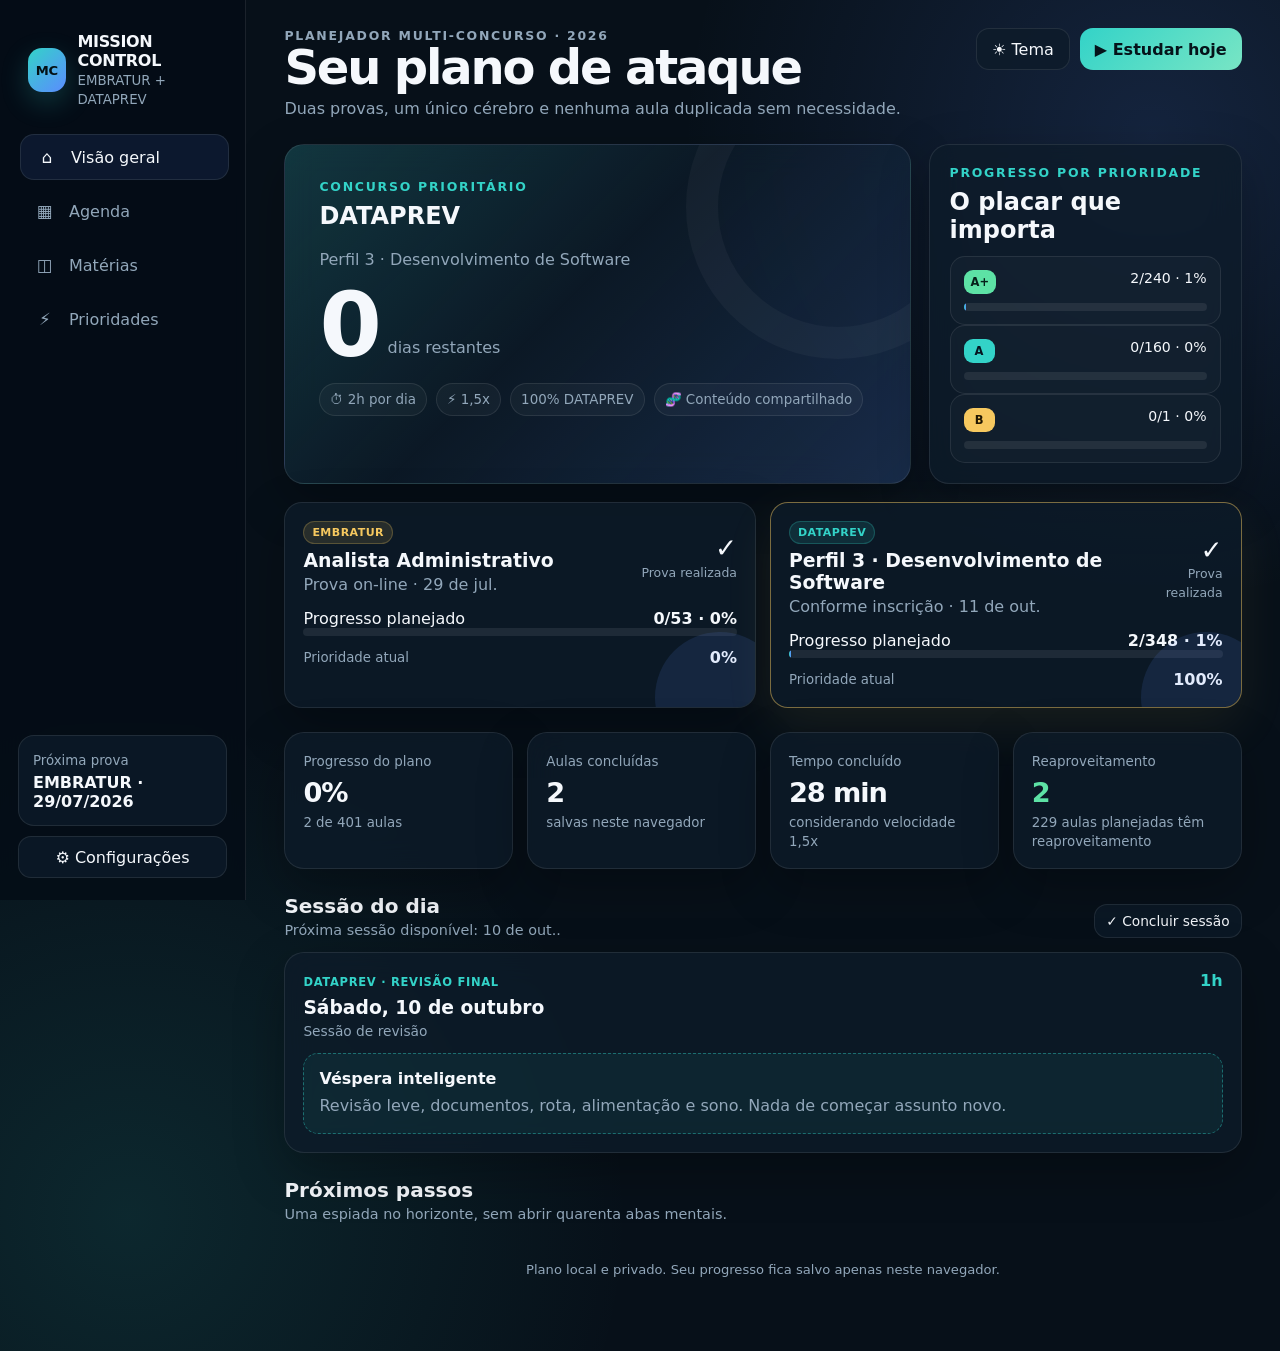
<file: index.html>
<!DOCTYPE html>
<html lang="pt-BR">
<head>
  <meta charset="UTF-8" />
  <meta name="viewport" content="width=device-width, initial-scale=1.0" />
  <meta
    name="description"
    content="Agenda integrada de preparação para os concursos EMBRATUR e DATAPREV 2026."
  />
  <meta name="theme-color" content="#071019" />
  <title>Mission Control · EMBRATUR + DATAPREV</title>
  <link rel="stylesheet" href="assets/css/styles.css" />
  <script src="assets/js/data.js" defer></script>
  <script src="assets/js/app.js" defer></script>
</head>
<body>
  <div class="app-shell">
    <aside class="sidebar">
      <div class="brand">
        <div class="brand-mark">MC</div>
        <div>
          <strong>MISSION CONTROL</strong>
          <small>EMBRATUR + DATAPREV</small>
        </div>
      </div>

      <nav class="nav">
        <button class="nav-button active" data-view="dashboard">
          <span class="nav-icon">⌂</span> Visão geral
        </button>
        <button class="nav-button" data-view="agenda">
          <span class="nav-icon">▦</span> Agenda
        </button>
        <button class="nav-button" data-view="subjects">
          <span class="nav-icon">◫</span> Matérias
        </button>
        <button class="nav-button" data-view="priorities">
          <span class="nav-icon">⚡</span> Prioridades
        </button>
      </nav>

      <div class="sidebar-bottom">
        <div class="exam-mini">
          <small>Próxima prova</small>
          <strong>EMBRATUR · 29/07/2026</strong>
        </div>
        <button class="button" id="openSettings">⚙ Configurações</button>
      </div>
    </aside>

    <main class="main">
      <header class="topbar">
        <div>
          <p class="eyebrow">Planejador multi-concurso · 2026</p>
          <h1 id="viewTitle">Seu plano de ataque</h1>
          <p id="viewSubtitle">
            Duas provas, um único cérebro e nenhuma aula duplicada sem necessidade.
          </p>
        </div>
        <div class="top-actions">
          <button class="button" id="themeToggle">☀ Tema</button>
          <button class="button primary" id="focusToday">▶ Estudar hoje</button>
        </div>
      </header>

      <section class="view active" id="view-dashboard">
        <div class="hero-grid">
          <article class="card hero-card">
            <p class="eyebrow">Concurso prioritário</p>
            <h2 id="primaryExamName">EMBRATUR</h2>
            <p id="primaryExamRole" style="color:var(--muted)">Analista Administrativo</p>

            <div class="countdown">
              <strong id="daysRemaining">--</strong>
              <span>dias restantes</span>
            </div>

            <div class="hero-meta">
              <span class="pill">⏱ 2h por dia</span>
              <span class="pill">⚡ 1,5x</span>
              <span class="pill" id="heroPriority">70% EMBRATUR · 30% DATAPREV</span>
              <span class="pill">🧬 Conteúdo compartilhado</span>
            </div>
          </article>

          <article class="card priority-stack">
            <div>
              <p class="eyebrow">Progresso por prioridade</p>
              <h2 style="margin-bottom:0">O placar que importa</h2>
            </div>
            <div id="priorityProgress"></div>
          </article>
        </div>

        <div class="contest-grid" id="contestCards"></div>

        <div class="stats-grid">
          <article class="card stat-card">
            <span>Progresso do plano</span>
            <strong id="overallPercent">0%</strong>
            <small id="overallFraction">0 de 0 aulas</small>
          </article>
          <article class="card stat-card">
            <span>Aulas concluídas</span>
            <strong id="completedCount">0</strong>
            <small>salvas neste navegador</small>
          </article>
          <article class="card stat-card">
            <span>Tempo concluído</span>
            <strong id="completedHours">0h</strong>
            <small>considerando velocidade 1,5x</small>
          </article>
          <article class="card stat-card">
            <span>Reaproveitamento</span>
            <strong class="metric-accent" id="sharedProgress">0</strong>
            <small id="sharedCaption">aulas úteis para as duas provas</small>
          </article>
        </div>

        <div class="section-header">
          <div>
            <h2>Sessão do dia</h2>
            <p id="todayHint">Carregando a missão de hoje…</p>
          </div>
          <button class="button small" id="markToday">✓ Concluir sessão</button>
        </div>
        <div id="todayCard"></div>

        <div class="section-header">
          <div>
            <h2>Próximos passos</h2>
            <p>Uma espiada no horizonte, sem abrir quarenta abas mentais.</p>
          </div>
        </div>
        <div class="agenda-list" id="nextDays"></div>
      </section>

      <section class="view" id="view-agenda">
        <div class="filters">
          <input
            class="field"
            id="agendaSearch"
            type="search"
            placeholder="Buscar aula, matéria ou tópico…"
          />
          <select class="field" id="monthFilter">
            <option value="all">Todos os meses</option>
          </select>
          <select class="field" id="contestFilter">
            <option value="all">Todos os concursos</option>
            <option value="EMBRATUR">EMBRATUR</option>
            <option value="DATAPREV">DATAPREV</option>
          </select>
          <select class="field" id="subjectFilter">
            <option value="all">Todas as matérias</option>
          </select>
          <select class="field" id="statusFilter">
            <option value="all">Todos os status</option>
            <option value="pending">Pendentes</option>
            <option value="done">Concluídas</option>
          </select>
        </div>
        <p class="filter-note">
          Até 29/07, o cronograma prioriza a EMBRATUR. Depois da prova, o foco migra automaticamente
          para a DATAPREV.
        </p>
        <div class="agenda-list" id="agendaList"></div>
      </section>

      <section class="view" id="view-subjects">
        <div class="section-header">
          <div>
            <h2>Mapa das matérias</h2>
            <p>Horas, volume, origem e progresso de cada frente.</p>
          </div>
          <select class="field inline-select" id="subjectContestFilter">
            <option value="all">Todos os concursos</option>
            <option value="EMBRATUR">EMBRATUR</option>
            <option value="DATAPREV">DATAPREV</option>
          </select>
        </div>
        <div class="subjects-grid" id="subjectsGrid"></div>
      </section>

      <section class="view" id="view-priorities">
        <div class="priority-grid">
          <article class="card priority-card">
            <h3>
              <span class="priority-badge priority-Aplus">A+</span>
              Sprint EMBRATUR
            </h3>
            <p>
              Normativos da Agência, Administração, Planejamento, estruturas organizacionais,
              comportamento, ESG e gestão de pessoas.
            </p>
          </article>

          <article class="card priority-card">
            <h3>
              <span class="priority-badge priority-A">A</span>
              Ponte entre editais
            </h3>
            <p>
              Português, LGPD, LAI, dados, BI, IA e transformação digital. Aqui uma hora trabalha
              em dois empregos.
            </p>
          </article>

          <article class="card priority-card">
            <h3>
              <span class="priority-badge priority-B">B</span>
              Reserva estratégica
            </h3>
            <p>
              Conteúdo útil, mas sem espaço no sprint de doze dias. Continua disponível para folgas,
              revisões ou retomada posterior.
            </p>
          </article>
        </div>

        <article class="card method-card">
          <p class="eyebrow">Como o cronograma foi recalculado</p>
          <h2>Urgência primeiro, reaproveitamento logo atrás</h2>
          <ul class="method-list">
            <li>
              <strong>17 a 28/07:</strong> aproximadamente 90 minutos de EMBRATUR, com manutenção
              técnica da DATAPREV nos dias de menor carga.
            </li>
            <li>
              <strong>Conteúdo compartilhado:</strong> Português, LGPD, LAI, BI, dados, IA e métodos
              ágeis recebem selo de reaproveitamento.
            </li>
            <li>
              <strong>30/07 em diante:</strong> o foco volta para o núcleo A+ e A da DATAPREV.
            </li>
            <li>
              <strong>04 a 10/10:</strong> conteúdo novo sai de cena; entram simulados, correção e
              revisão final.
            </li>
            <li>
              <strong>Carga:</strong> até cerca de 105 minutos de vídeo em 1,5x, mais fechamento
              ativo.
            </li>
            <li>
              <strong>Progresso antigo:</strong> o sistema migra automaticamente o localStorage da
              versão anterior.
            </li>
          </ul>
        </article>

        <div class="section-header">
          <div>
            <h2>Conteúdo fora do plano principal</h2>
            <p>
              O catálogo completo continua disponível. Aulas abaixo não entram no cronograma
              intensivo, mas podem ser marcadas normalmente.
            </p>
          </div>
        </div>
        <div class="optional-list" id="optionalList"></div>
      </section>

      <p class="footer-note">
        Plano local e privado. Seu progresso fica salvo apenas neste navegador.
      </p>
    </main>
  </div>

  <nav class="mobile-nav">
    <button class="active" data-view="dashboard"><span>⌂</span>Hoje</button>
    <button data-view="agenda"><span>▦</span>Agenda</button>
    <button data-view="subjects"><span>◫</span>Matérias</button>
    <button data-view="priorities"><span>⚡</span>Prioridades</button>
  </nav>

  <div class="modal-backdrop" id="settingsModal">
    <div class="modal">
      <div class="modal-header">
        <div>
          <p class="eyebrow">Configurações</p>
          <h2>Mission Control</h2>
        </div>
        <button class="button small" id="closeSettings">✕</button>
      </div>

      <div class="settings-grid">
        <div class="settings-section-title">Concursos</div>
        <div class="settings-item">
          <span>Prova EMBRATUR</span>
          <strong>29/07/2026 · 16h</strong>
        </div>
        <div class="settings-item">
          <span>Prova DATAPREV</span>
          <strong>11/10/2026</strong>
        </div>

        <div class="settings-section-title">Plano</div>
        <div class="settings-item">
          <span>Velocidade calculada</span>
          <strong>1,5x</strong>
        </div>
        <div class="settings-item">
          <span>Carga diária</span>
          <strong>2 horas</strong>
        </div>
        <div class="settings-item">
          <span>Aulas importadas</span>
          <strong id="extractedMetric">711</strong>
        </div>
        <div class="settings-item">
          <span>Aulas no plano</span>
          <strong id="scheduledMetric">401</strong>
        </div>
        <div class="settings-item">
          <span>Com reaproveitamento</span>
          <strong id="sharedMetric">229</strong>
        </div>
        <div class="settings-item">
          <span>Durações estimadas</span>
          <strong id="estimatedMetric">24</strong>
        </div>
      </div>

      <div class="backup-row">
        <button class="button" id="exportBackup">↓ Exportar progresso</button>
        <label class="button">
          ↑ Importar progresso
          <input id="importBackup" type="file" accept="application/json" hidden />
        </label>
        <button class="button danger" id="resetProgress">Apagar progresso</button>
      </div>
    </div>
  </div>

  <div class="toast" id="toast"></div>
</body>
</html>
</file>
<file: assets/css/styles.css>
:root {
      --bg: #071019;
      --panel: rgba(14, 28, 42, 0.78);
      --panel-solid: #0e1c2a;
      --panel-2: #12263a;
      --text: #f5f8fc;
      --muted: #92a7ba;
      --line: rgba(255,255,255,.09);
      --cyan: #33d3c8;
      --blue: #5b8cff;
      --purple: #9f7aea;
      --amber: #f6c85f;
      --green: #5de2a5;
      --red: #ff758f;
      --shadow: 0 18px 50px rgba(0,0,0,.28);
      --radius: 20px;
      --sidebar: 246px;
    }

    body.light {
      --bg: #eef4f8;
      --panel: rgba(255,255,255,.84);
      --panel-solid: #ffffff;
      --panel-2: #f7fafc;
      --text: #102132;
      --muted: #617589;
      --line: rgba(12,33,50,.10);
      --shadow: 0 18px 45px rgba(54,84,104,.13);
    }

    * { box-sizing: border-box; }

    html { scroll-behavior: smooth; }

    body {
      margin: 0;
      min-height: 100vh;
      color: var(--text);
      background:
        radial-gradient(circle at 90% 10%, rgba(91,140,255,.16), transparent 28%),
        radial-gradient(circle at 10% 90%, rgba(51,211,200,.12), transparent 30%),
        var(--bg);
      font-family: Inter, ui-sans-serif, system-ui, -apple-system, BlinkMacSystemFont, "Segoe UI", sans-serif;
      transition: background .25s ease, color .25s ease;
    }

    button, input, select { font: inherit; }

    button { cursor: pointer; }

    .app-shell {
      display: grid;
      grid-template-columns: var(--sidebar) minmax(0, 1fr);
      min-height: 100vh;
    }

    .sidebar {
      position: sticky;
      top: 0;
      height: 100vh;
      padding: 24px 18px;
      border-right: 1px solid var(--line);
      background: rgba(4,13,22,.82);
      backdrop-filter: blur(20px);
      z-index: 10;
    }

    body.light .sidebar { background: rgba(246,250,252,.88); }

    .brand {
      display: flex;
      align-items: center;
      gap: 12px;
      padding: 8px 10px 26px;
    }

    .brand-mark {
      width: 44px;
      height: 44px;
      display: grid;
      place-items: center;
      border-radius: 14px;
      color: #041014;
      font-weight: 900;
      background: linear-gradient(135deg, var(--cyan), var(--blue));
      box-shadow: 0 10px 28px rgba(51,211,200,.22);
    }

    .brand strong { display: block; letter-spacing: -.02em; }
    .brand small { color: var(--muted); }

    .nav {
      display: grid;
      gap: 8px;
    }

    .nav-button {
      width: 100%;
      display: flex;
      align-items: center;
      gap: 12px;
      padding: 12px 14px;
      color: var(--muted);
      border: 1px solid transparent;
      border-radius: 14px;
      background: transparent;
      text-align: left;
      transition: .2s ease;
    }

    .nav-button:hover,
    .nav-button.active {
      color: var(--text);
      border-color: var(--line);
      background: rgba(91,140,255,.10);
      transform: translateX(2px);
    }

    .nav-icon {
      width: 24px;
      text-align: center;
      font-size: 1.05rem;
    }

    .sidebar-bottom {
      position: absolute;
      bottom: 22px;
      left: 18px;
      right: 18px;
      display: grid;
      gap: 10px;
    }

    .exam-mini {
      padding: 14px;
      border: 1px solid var(--line);
      border-radius: 16px;
      background: var(--panel);
    }

    .exam-mini small { color: var(--muted); }
    .exam-mini strong { display: block; margin-top: 4px; }

    .main {
      min-width: 0;
      padding: 28px clamp(18px, 3vw, 44px) 60px;
    }

    .topbar {
      display: flex;
      justify-content: space-between;
      align-items: flex-start;
      gap: 18px;
      margin-bottom: 26px;
    }

    .eyebrow {
      margin: 0 0 8px;
      color: var(--cyan);
      font-size: .78rem;
      font-weight: 800;
      letter-spacing: .14em;
      text-transform: uppercase;
    }

    h1, h2, h3, p { margin-top: 0; }
    h1 {
      margin-bottom: 7px;
      font-size: clamp(1.8rem, 4vw, 3rem);
      letter-spacing: -.045em;
      line-height: 1.03;
    }

    .topbar p { color: var(--muted); margin-bottom: 0; }

    .top-actions {
      display: flex;
      gap: 10px;
      flex-wrap: wrap;
      justify-content: flex-end;
    }

    .button {
      display: inline-flex;
      align-items: center;
      justify-content: center;
      gap: 8px;
      min-height: 42px;
      padding: 10px 15px;
      color: var(--text);
      border: 1px solid var(--line);
      border-radius: 13px;
      background: var(--panel);
      box-shadow: none;
      transition: .2s ease;
    }

    .button:hover { transform: translateY(-1px); border-color: rgba(91,140,255,.5); }
    .button.primary {
      color: #05131a;
      border: 0;
      font-weight: 800;
      background: linear-gradient(135deg, var(--cyan), #78e5c4);
    }
    .button.danger { color: var(--red); }
    .button.small { min-height: 34px; padding: 7px 11px; font-size: .86rem; }

    .view { display: none; animation: fade .25s ease; }
    .view.active { display: block; }

    @keyframes fade {
      from { opacity: 0; transform: translateY(4px); }
      to { opacity: 1; transform: translateY(0); }
    }

    .hero-grid {
      display: grid;
      grid-template-columns: 1.5fr .75fr;
      gap: 18px;
      margin-bottom: 18px;
    }

    .card {
      border: 1px solid var(--line);
      border-radius: var(--radius);
      background: var(--panel);
      backdrop-filter: blur(16px);
      box-shadow: var(--shadow);
    }

    .hero-card {
      position: relative;
      overflow: hidden;
      padding: clamp(22px, 4vw, 34px);
      background:
        linear-gradient(135deg, rgba(51,211,200,.16), transparent 46%),
        linear-gradient(315deg, rgba(91,140,255,.16), transparent 55%),
        var(--panel);
    }

    .hero-card::after {
      content: "";
      position: absolute;
      width: 240px;
      height: 240px;
      right: -80px;
      top: -90px;
      border-radius: 50%;
      border: 32px solid rgba(255,255,255,.035);
    }

    .countdown {
      display: flex;
      align-items: flex-end;
      gap: 12px;
      margin: 18px 0 20px;
    }

    .countdown strong {
      font-size: clamp(3rem, 8vw, 5.6rem);
      line-height: .85;
      letter-spacing: -.07em;
    }

    .countdown span {
      padding-bottom: 6px;
      color: var(--muted);
      font-size: 1rem;
    }

    .hero-meta {
      display: flex;
      gap: 9px;
      flex-wrap: wrap;
    }

    .pill {
      display: inline-flex;
      align-items: center;
      gap: 6px;
      padding: 8px 10px;
      border: 1px solid var(--line);
      border-radius: 999px;
      color: var(--muted);
      background: rgba(255,255,255,.035);
      font-size: .84rem;
    }

    .priority-stack {
      display: grid;
      gap: 12px;
      padding: 20px;
    }

    .priority-row {
      padding: 13px;
      border: 1px solid var(--line);
      border-radius: 15px;
      background: rgba(255,255,255,.025);
    }

    .priority-row-header {
      display: flex;
      justify-content: space-between;
      gap: 12px;
      margin-bottom: 9px;
      font-size: .88rem;
    }

    .progress-track {
      height: 8px;
      overflow: hidden;
      border-radius: 999px;
      background: rgba(255,255,255,.08);
    }

    .progress-fill {
      height: 100%;
      width: 0;
      border-radius: inherit;
      background: linear-gradient(90deg, var(--cyan), var(--blue));
      transition: width .35s ease;
    }

    .stats-grid {
      display: grid;
      grid-template-columns: repeat(4, minmax(0,1fr));
      gap: 14px;
      margin-bottom: 18px;
    }

    .stat-card { padding: 18px; }
    .stat-card span { color: var(--muted); font-size: .84rem; }
    .stat-card strong {
      display: block;
      margin: 7px 0 4px;
      font-size: 1.7rem;
      letter-spacing: -.04em;
    }
    .stat-card small { color: var(--muted); }

    .section-header {
      display: flex;
      justify-content: space-between;
      align-items: flex-end;
      gap: 14px;
      margin: 25px 0 14px;
    }

    .section-header h2 { margin-bottom: 4px; font-size: 1.25rem; }
    .section-header p { margin-bottom: 0; color: var(--muted); font-size: .9rem; }

    .today-card { padding: 20px; }

    .day-header {
      display: flex;
      justify-content: space-between;
      gap: 16px;
      align-items: flex-start;
      margin-bottom: 14px;
    }

    .day-header h3 { margin-bottom: 5px; }
    .day-header p { margin: 0; color: var(--muted); font-size: .86rem; }
    .day-time {
      white-space: nowrap;
      color: var(--cyan);
      font-weight: 800;
    }

    .lesson-list { display: grid; gap: 9px; }

    .lesson-item {
      display: grid;
      grid-template-columns: 26px minmax(0,1fr) auto;
      gap: 11px;
      align-items: center;
      padding: 12px;
      border: 1px solid var(--line);
      border-radius: 14px;
      background: rgba(255,255,255,.025);
      transition: .2s ease;
    }

    .lesson-item:hover { border-color: rgba(91,140,255,.45); }
    .lesson-item.done { opacity: .58; }
    .lesson-item.done .lesson-title { text-decoration: line-through; }

    .lesson-check {
      appearance: none;
      width: 21px;
      height: 21px;
      margin: 0;
      border: 2px solid rgba(255,255,255,.24);
      border-radius: 7px;
      background: transparent;
      display: grid;
      place-items: center;
    }

    body.light .lesson-check { border-color: rgba(16,33,50,.24); }

    .lesson-check:checked {
      border-color: var(--green);
      background: var(--green);
    }

    .lesson-check:checked::after {
      content: "✓";
      color: #062018;
      font-size: .8rem;
      font-weight: 900;
    }

    .lesson-title {
      display: block;
      margin-bottom: 4px;
      font-weight: 740;
      line-height: 1.25;
    }

    .lesson-meta {
      display: flex;
      gap: 7px;
      flex-wrap: wrap;
      color: var(--muted);
      font-size: .78rem;
    }

    .priority-badge {
      display: inline-flex;
      min-width: 31px;
      justify-content: center;
      padding: 5px 7px;
      border-radius: 9px;
      font-size: .72rem;
      font-weight: 900;
    }

    .priority-Aplus { color: #062019; background: var(--green); }
    .priority-A { color: #061520; background: var(--cyan); }
    .priority-B { color: #201702; background: var(--amber); }
    .priority-C { color: #140922; background: #c6a6ff; }
    .priority-SKIP { color: var(--muted); background: rgba(255,255,255,.09); }

    .review-block {
      padding: 15px;
      border: 1px dashed rgba(51,211,200,.42);
      border-radius: 15px;
      background: rgba(51,211,200,.07);
    }

    .review-block strong { display: block; margin-bottom: 6px; }
    .review-block p { margin: 0; color: var(--muted); line-height: 1.5; }

    .filters {
      display: grid;
      grid-template-columns: 1.5fr repeat(3, minmax(150px,.7fr));
      gap: 10px;
      margin-bottom: 15px;
    }

    .field {
      width: 100%;
      min-height: 44px;
      padding: 10px 12px;
      color: var(--text);
      border: 1px solid var(--line);
      border-radius: 13px;
      outline: 0;
      background: var(--panel);
    }

    .field:focus { border-color: rgba(91,140,255,.7); }
    option { color: #102132; }

    .agenda-list { display: grid; gap: 13px; }

    .agenda-day { padding: 18px; }
    .agenda-day.current {
      outline: 2px solid rgba(51,211,200,.38);
      box-shadow: 0 0 0 5px rgba(51,211,200,.06), var(--shadow);
    }

    .agenda-day.complete { border-color: rgba(93,226,165,.35); }

    .phase-tag {
      display: inline-flex;
      margin-bottom: 8px;
      color: var(--cyan);
      font-size: .72rem;
      font-weight: 800;
      letter-spacing: .06em;
      text-transform: uppercase;
    }

    .empty-state {
      padding: 32px;
      text-align: center;
      color: var(--muted);
    }

    .subjects-grid {
      display: grid;
      grid-template-columns: repeat(3, minmax(0,1fr));
      gap: 14px;
    }

    .subject-card {
      padding: 18px;
      border: 1px solid var(--line);
      border-radius: 18px;
      background: var(--panel);
      box-shadow: var(--shadow);
      transition: .2s ease;
    }

    .subject-card:hover { transform: translateY(-2px); border-color: rgba(91,140,255,.42); }
    .subject-card h3 { min-height: 44px; margin-bottom: 12px; font-size: 1rem; }
    .subject-card .subject-stats {
      display: flex;
      justify-content: space-between;
      gap: 8px;
      margin-bottom: 10px;
      color: var(--muted);
      font-size: .82rem;
    }

    .priority-grid {
      display: grid;
      grid-template-columns: repeat(3, minmax(0,1fr));
      gap: 14px;
      margin-bottom: 18px;
    }

    .priority-card { padding: 20px; }
    .priority-card h3 { display: flex; gap: 9px; align-items: center; }
    .priority-card p { color: var(--muted); line-height: 1.55; }

    .method-card { padding: 20px; }
    .method-list {
      display: grid;
      grid-template-columns: repeat(2,minmax(0,1fr));
      gap: 10px;
      padding: 0;
      list-style: none;
    }

    .method-list li {
      padding: 12px;
      border: 1px solid var(--line);
      border-radius: 13px;
      color: var(--muted);
      background: rgba(255,255,255,.025);
    }

    .optional-list { display: grid; gap: 9px; margin-top: 15px; }

    .footer-note {
      margin-top: 26px;
      color: var(--muted);
      text-align: center;
      font-size: .82rem;
    }

    .mobile-nav { display: none; }

    .toast {
      position: fixed;
      right: 22px;
      bottom: 22px;
      z-index: 100;
      max-width: 340px;
      padding: 13px 16px;
      border: 1px solid var(--line);
      border-radius: 14px;
      color: var(--text);
      background: var(--panel-solid);
      box-shadow: var(--shadow);
      transform: translateY(20px);
      opacity: 0;
      pointer-events: none;
      transition: .25s ease;
    }

    .toast.show { opacity: 1; transform: translateY(0); }

    .modal-backdrop {
      position: fixed;
      inset: 0;
      z-index: 90;
      display: none;
      place-items: center;
      padding: 20px;
      background: rgba(0,0,0,.58);
      backdrop-filter: blur(8px);
    }

    .modal-backdrop.open { display: grid; }

    .modal {
      width: min(620px, 100%);
      padding: 22px;
      border: 1px solid var(--line);
      border-radius: 22px;
      background: var(--panel-solid);
      box-shadow: var(--shadow);
    }

    .modal-header {
      display: flex;
      justify-content: space-between;
      gap: 15px;
      align-items: center;
      margin-bottom: 16px;
    }

    .modal-header h2 { margin: 0; }

    .settings-grid {
      display: grid;
      grid-template-columns: repeat(2,minmax(0,1fr));
      gap: 12px;
    }

    .settings-item {
      padding: 13px;
      border: 1px solid var(--line);
      border-radius: 14px;
      background: var(--panel-2);
    }

    .settings-item span { display: block; color: var(--muted); font-size: .8rem; }
    .settings-item strong { display: block; margin-top: 5px; }

    .backup-row {
      display: flex;
      gap: 9px;
      flex-wrap: wrap;
      margin-top: 16px;
    }

    @media (max-width: 1050px) {
      .stats-grid { grid-template-columns: repeat(2,minmax(0,1fr)); }
      .subjects-grid { grid-template-columns: repeat(2,minmax(0,1fr)); }
      .filters { grid-template-columns: repeat(2,minmax(0,1fr)); }
    }

    @media (max-width: 790px) {
      .app-shell { display: block; }
      .sidebar { display: none; }
      .main { padding: 20px 16px 94px; }
      .topbar { display: block; }
      .top-actions { justify-content: flex-start; margin-top: 16px; }
      .hero-grid { grid-template-columns: 1fr; }
      .priority-grid, .subjects-grid, .method-list { grid-template-columns: 1fr; }
      .mobile-nav {
        position: fixed;
        z-index: 80;
        left: 10px;
        right: 10px;
        bottom: 10px;
        display: grid;
        grid-template-columns: repeat(4,1fr);
        padding: 8px;
        border: 1px solid var(--line);
        border-radius: 18px;
        background: rgba(7,16,25,.9);
        backdrop-filter: blur(18px);
        box-shadow: var(--shadow);
      }
      body.light .mobile-nav { background: rgba(255,255,255,.92); }
      .mobile-nav button {
        padding: 8px 4px;
        color: var(--muted);
        border: 0;
        border-radius: 11px;
        background: transparent;
        font-size: .72rem;
      }
      .mobile-nav button.active { color: var(--text); background: rgba(91,140,255,.12); }
      .mobile-nav span { display: block; margin-bottom: 3px; font-size: 1rem; }
    }

    @media (max-width: 560px) {
      .stats-grid, .filters, .settings-grid { grid-template-columns: 1fr; }
      .lesson-item { grid-template-columns: 26px minmax(0,1fr); }
      .lesson-item .priority-badge { grid-column: 2; justify-self: start; }
      .day-header { display: block; }
      .day-time { display: inline-block; margin-top: 8px; }
      .countdown strong { font-size: 4rem; }
    }

    .brand-mark {
      font-size: .82rem;
      letter-spacing: -.03em;
    }

    .contest-grid {
      display: grid;
      grid-template-columns: repeat(2, minmax(0, 1fr));
      gap: 14px;
      margin: 16px 0 24px;
    }

    .contest-card {
      position: relative;
      overflow: hidden;
      padding: 18px;
      border: 1px solid var(--line);
      border-radius: 18px;
      background: var(--panel);
      box-shadow: var(--shadow);
    }

    .contest-card::after {
      content: "";
      position: absolute;
      inset: auto -30px -55px auto;
      width: 130px;
      height: 130px;
      border-radius: 50%;
      background: rgba(91,140,255,.12);
      pointer-events: none;
    }

    .contest-card.primary {
      border-color: rgba(246,200,95,.48);
      box-shadow: 0 18px 50px rgba(246,200,95,.08);
    }

    .contest-card-header,
    .contest-row,
    .mix-row {
      display: flex;
      align-items: center;
      justify-content: space-between;
      gap: 12px;
    }

    .contest-card h3 {
      margin: 5px 0 4px;
      font-size: 1.18rem;
    }

    .contest-card p,
    .contest-card small {
      color: var(--muted);
      margin: 0;
    }

    .contest-countdown {
      min-width: 70px;
      text-align: right;
    }

    .contest-countdown strong {
      display: block;
      font-size: 1.65rem;
      line-height: 1;
    }

    .contest-countdown span {
      color: var(--muted);
      font-size: .78rem;
    }

    .contest-progress {
      margin-top: 15px;
    }

    .contest-badge,
    .overlap-badge,
    .status-badge {
      display: inline-flex;
      align-items: center;
      gap: 5px;
      width: fit-content;
      padding: 4px 8px;
      border-radius: 999px;
      font-size: .69rem;
      font-weight: 850;
      letter-spacing: .04em;
      text-transform: uppercase;
      white-space: nowrap;
    }

    .contest-badge.dataprev {
      color: var(--cyan);
      background: rgba(51,211,200,.12);
      border: 1px solid rgba(51,211,200,.24);
    }

    .contest-badge.embratur {
      color: var(--amber);
      background: rgba(246,200,95,.12);
      border: 1px solid rgba(246,200,95,.24);
    }

    .overlap-badge.total {
      color: var(--green);
      background: rgba(93,226,165,.10);
      border: 1px solid rgba(93,226,165,.22);
    }

    .overlap-badge.partial {
      color: var(--purple);
      background: rgba(159,122,234,.11);
      border: 1px solid rgba(159,122,234,.22);
    }

    .overlap-badge.exclusive {
      color: var(--muted);
      background: rgba(146,167,186,.08);
      border: 1px solid var(--line);
    }

    .mix-strip {
      display: grid;
      gap: 8px;
      margin: 14px 0 2px;
    }

    .mix-row {
      color: var(--muted);
      font-size: .82rem;
    }

    .mix-track {
      display: flex;
      height: 7px;
      overflow: hidden;
      border-radius: 999px;
      background: rgba(255,255,255,.05);
    }

    .mix-track .embratur-part {
      background: linear-gradient(90deg, var(--amber), #ff9f66);
    }

    .mix-track .dataprev-part {
      background: linear-gradient(90deg, var(--cyan), var(--blue));
    }

    .lesson-badges {
      display: flex;
      flex-wrap: wrap;
      align-items: center;
      justify-content: flex-end;
      gap: 6px;
    }

    .lesson-meta .subject-name {
      color: var(--text);
      font-weight: 700;
    }

    .agenda-day.sprint {
      border-color: rgba(246,200,95,.28);
    }

    .agenda-day.exam-day {
      border-color: rgba(255,117,143,.38);
      background:
        radial-gradient(circle at 95% 5%, rgba(255,117,143,.10), transparent 30%),
        var(--panel);
    }

    .filter-note {
      margin: -4px 0 18px;
      color: var(--muted);
      font-size: .86rem;
    }

    .metric-accent {
      color: var(--green);
    }

    .strategy-callout {
      margin-top: 12px;
      padding: 12px 14px;
      border: 1px solid rgba(159,122,234,.22);
      border-radius: 13px;
      color: var(--muted);
      background: rgba(159,122,234,.08);
      font-size: .86rem;
    }

    .subject-card .subject-heading {
      display: flex;
      align-items: flex-start;
      justify-content: space-between;
      gap: 10px;
    }

    .subject-card .subject-heading h3 {
      margin-bottom: 0;
    }

    .subject-origin {
      display: flex;
      gap: 5px;
      flex-wrap: wrap;
      justify-content: flex-end;
    }

    .inline-select {
      min-width: 190px;
    }

    .settings-section-title {
      grid-column: 1 / -1;
      margin: 6px 0 -2px;
      color: var(--muted);
      font-size: .76rem;
      font-weight: 850;
      letter-spacing: .12em;
      text-transform: uppercase;
    }

    @media (max-width: 900px) {
      .contest-grid { grid-template-columns: 1fr; }
    }

    @media (max-width: 720px) {
      .lesson-item {
        grid-template-columns: auto minmax(0, 1fr);
      }

      .lesson-badges {
        grid-column: 2;
        justify-content: flex-start;
      }

      .contest-card-header {
        align-items: flex-start;
      }

      .inline-select {
        width: 100%;
      }
    }

    .filters { grid-template-columns: 1.5fr repeat(4, minmax(135px, .7fr)); }
</file>
